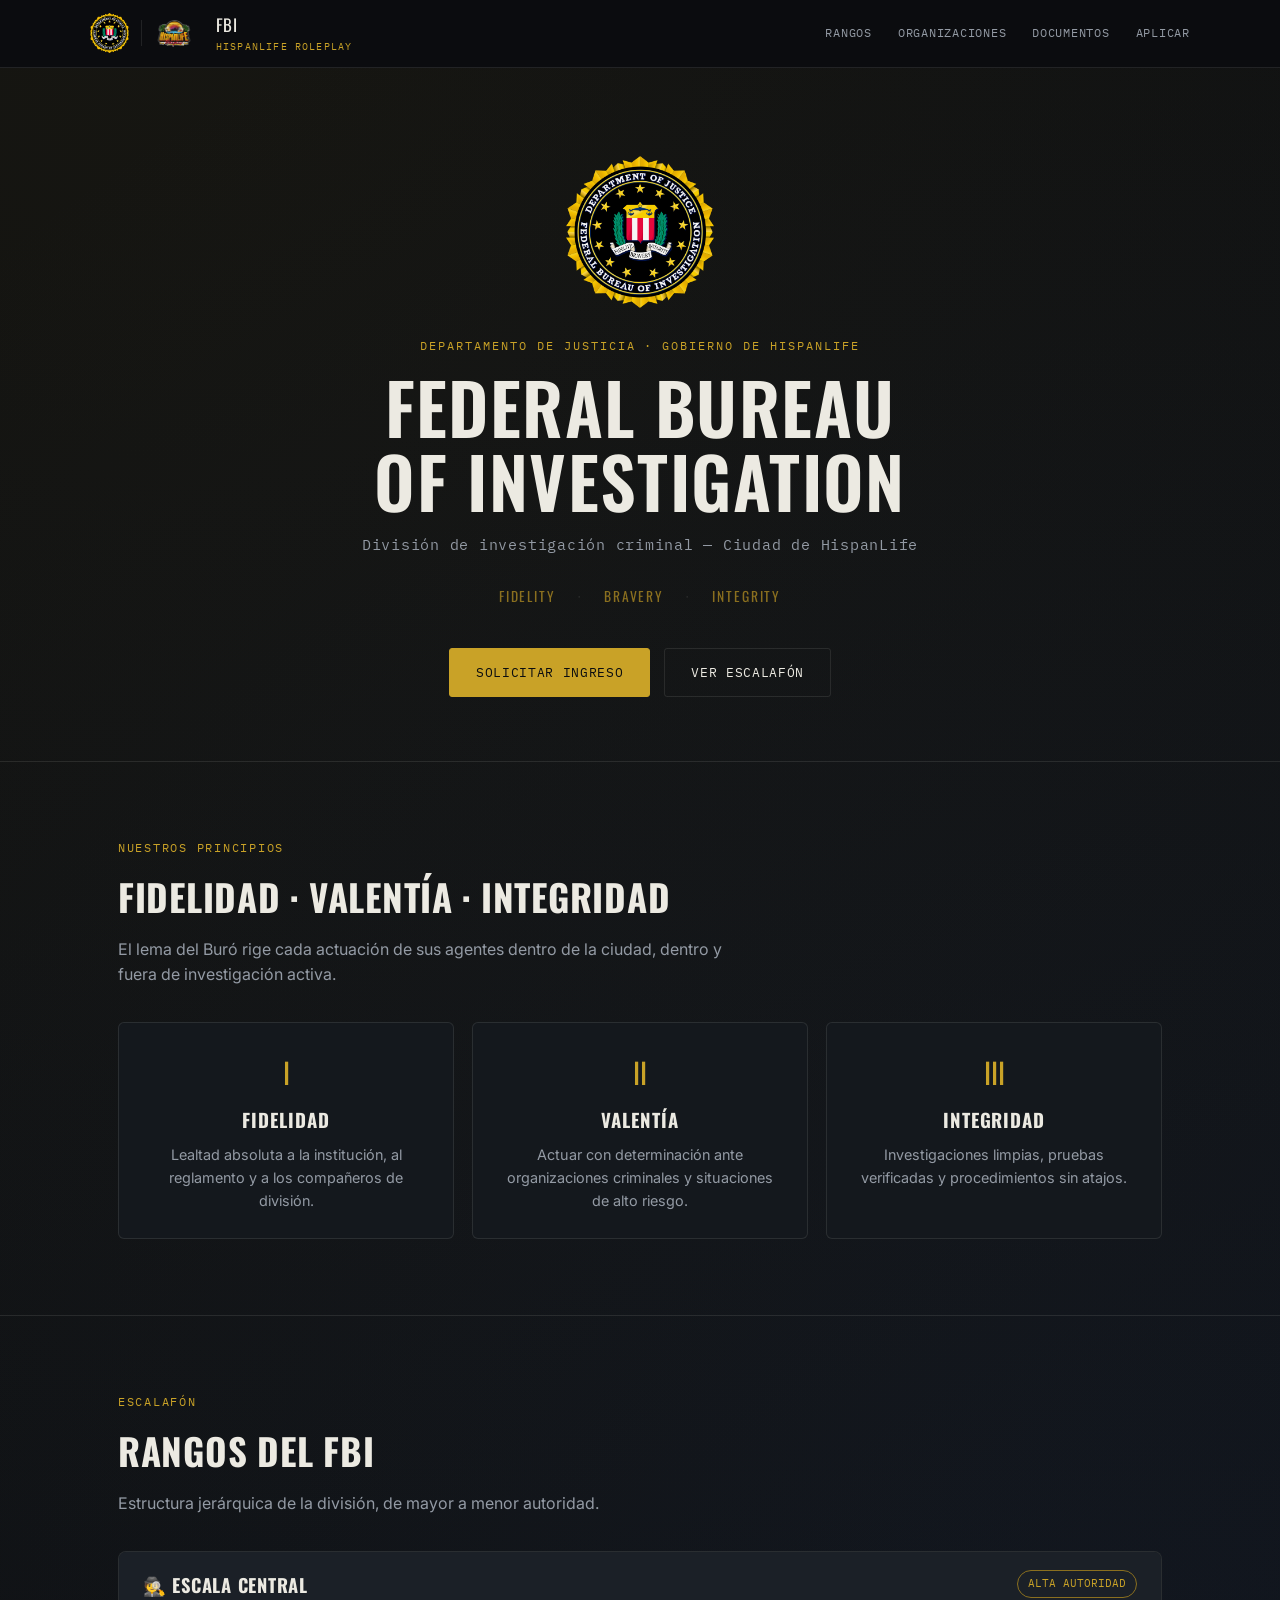
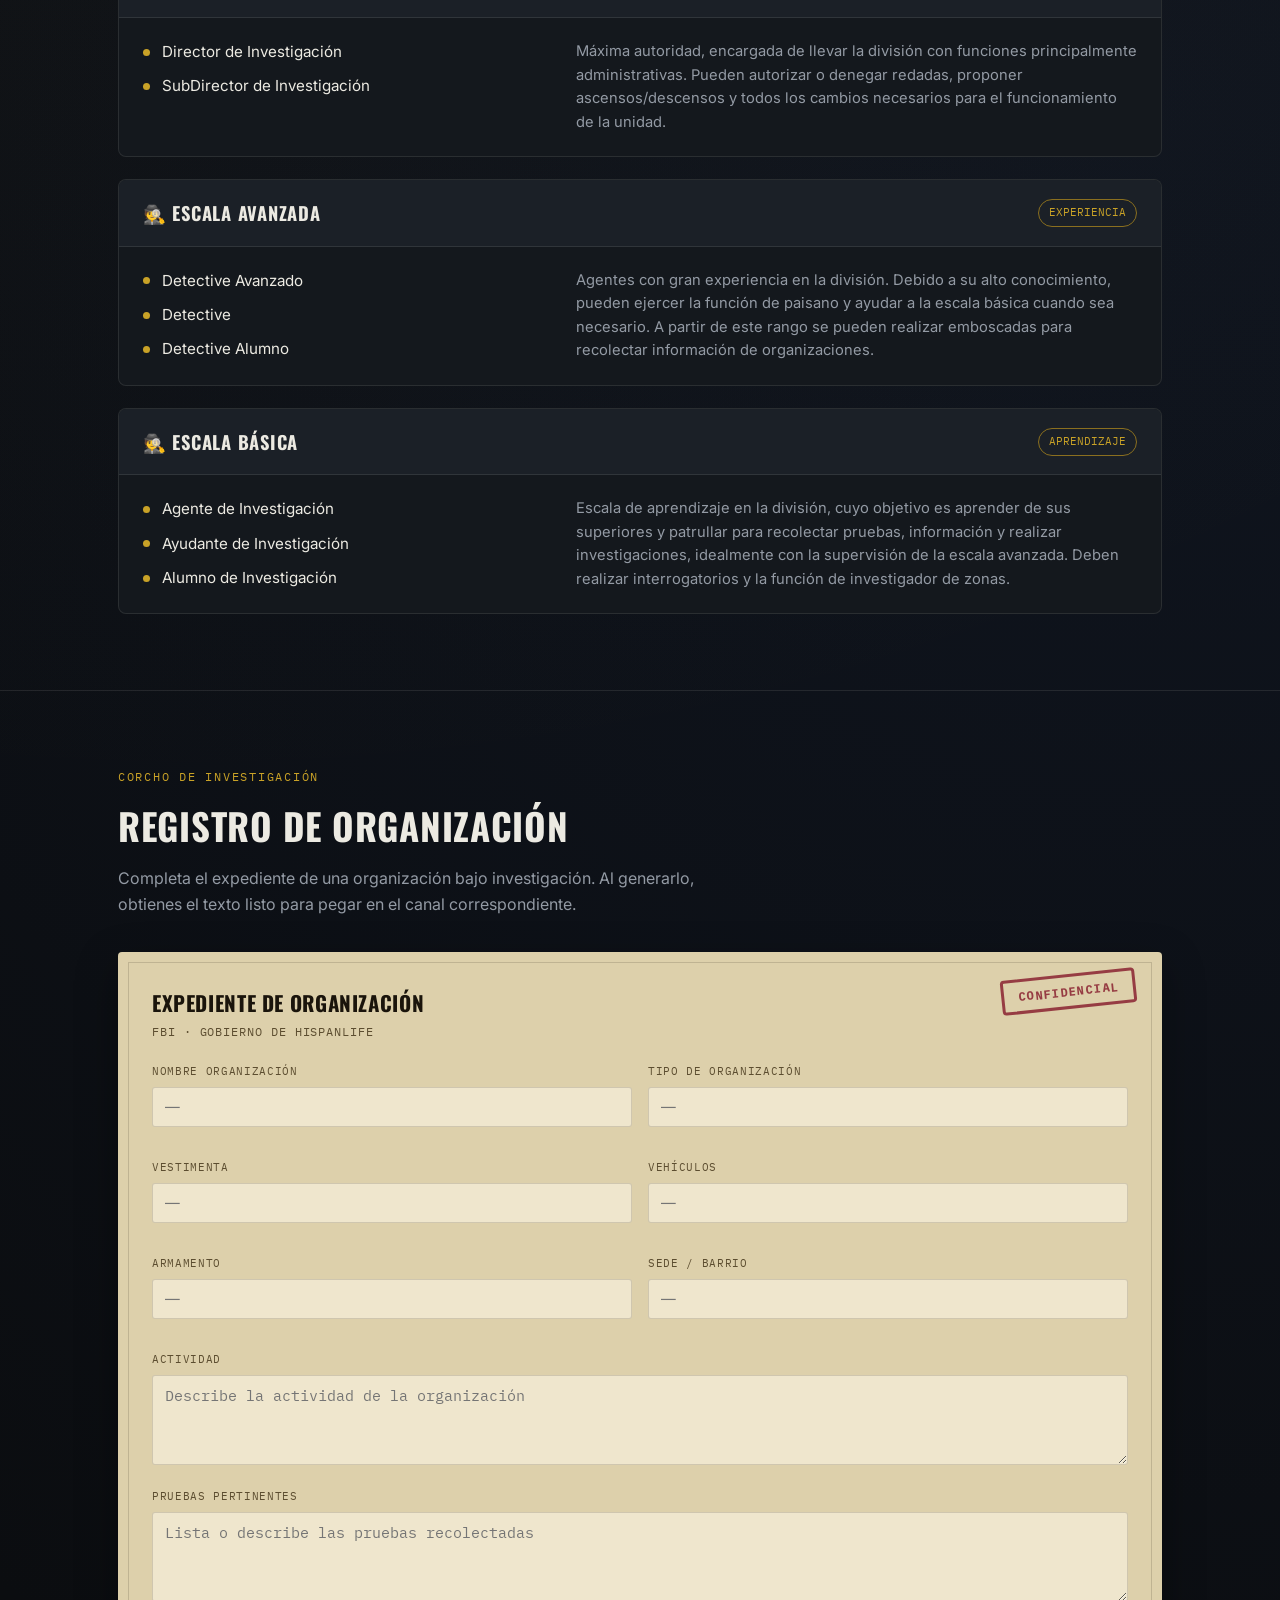
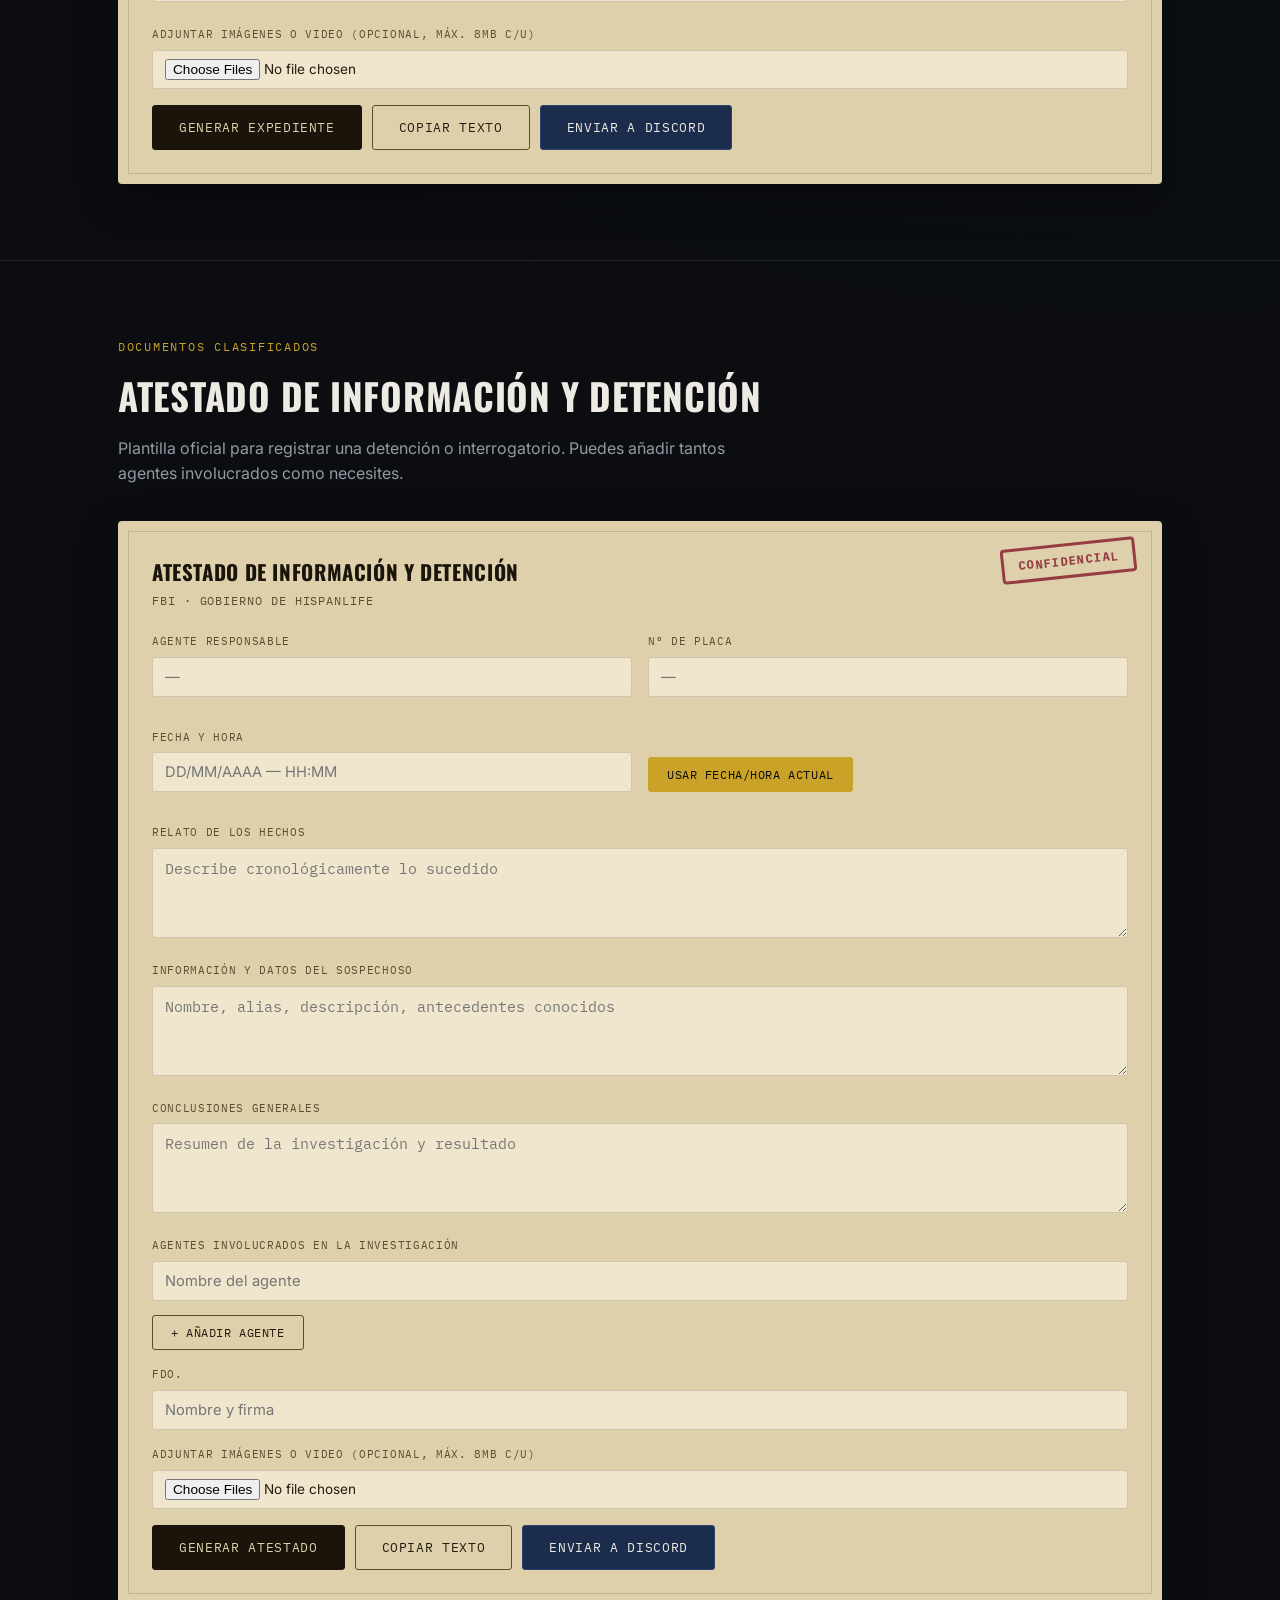
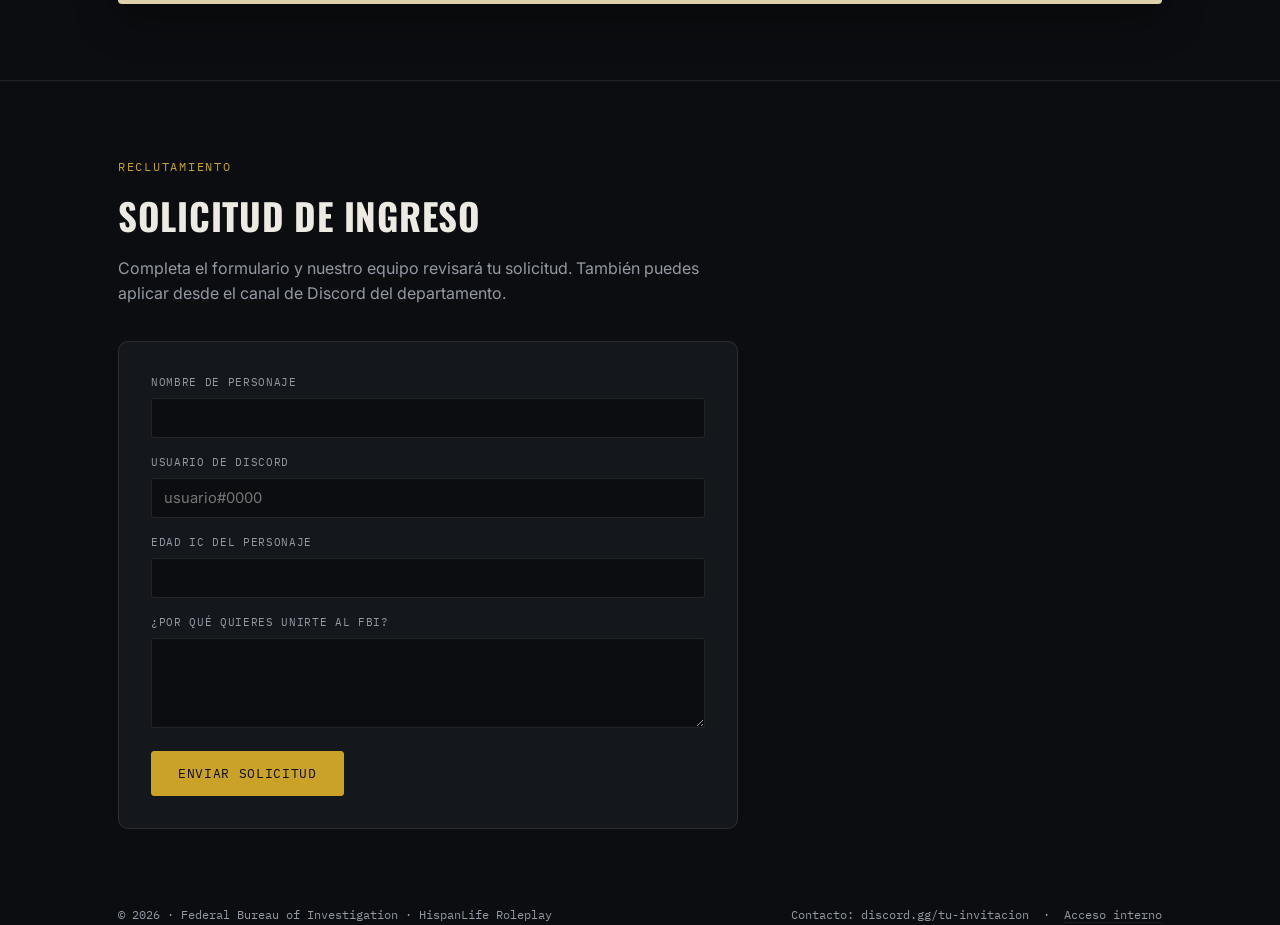
<file: index.html>
<!DOCTYPE html>
<html lang="es">
<head>
<meta charset="UTF-8">
<meta name="viewport" content="width=device-width, initial-scale=1.0">
<title>FBI — HispanLife Roleplay</title>
<link rel="icon" href="assets/fbi-seal.png">
<link rel="preconnect" href="https://fonts.googleapis.com">
<link href="https://fonts.googleapis.com/css2?family=Oswald:wght@500;600;700&family=Inter:wght@400;500;600&family=IBM+Plex+Mono:wght@400;500;600&display=swap" rel="stylesheet">
<link rel="stylesheet" href="style.css">
</head>
<body>

<nav class="tabnav">
  <div class="wrap inner">
    <div class="logos">
      <img src="assets/fbi-seal.png" alt="Sello del FBI">
      <div class="divider"></div>
      <img src="assets/hispanlife-logo.png" alt="HispanLife Roleplay">
    </div>
    <span class="brand-text">FBI<small>HispanLife Roleplay</small></span>
    <div class="navlinks">
      <a href="#rangos">Rangos</a>
      <a href="#organizaciones">Organizaciones</a>
      <a href="#documentos">Documentos</a>
      <a href="#aplicar">Aplicar</a>
    </div>
  </div>
</nav>

<header class="hero">
  <div class="wrap">
    <img class="seal" src="assets/fbi-seal.png" alt="Sello del Federal Bureau of Investigation">
    <div class="case-no">Departamento de Justicia · Gobierno de HispanLife</div>
    <h1>Federal Bureau<br>of Investigation</h1>
    <p class="sub">División de investigación criminal — Ciudad de HispanLife</p>
    <div class="motto-ribbon">
      <span>Fidelity</span><span>Bravery</span><span>Integrity</span>
    </div>
    <div class="cta-row">
      <a class="btn" href="#aplicar">Solicitar ingreso</a>
      <a class="btn ghost" href="#rangos">Ver escalafón</a>
    </div>
  </div>
</header>

<section>
  <div class="wrap">
    <div class="eyebrow">Nuestros principios</div>
    <h2>Fidelidad · Valentía · Integridad</h2>
    <p class="section-intro">El lema del Buró rige cada actuación de sus agentes dentro de la ciudad, dentro y fuera de investigación activa.</p>
    <div class="pillars">
      <div class="pillar"><div class="glyph">I</div><h3>Fidelidad</h3><p>Lealtad absoluta a la institución, al reglamento y a los compañeros de división.</p></div>
      <div class="pillar"><div class="glyph">II</div><h3>Valentía</h3><p>Actuar con determinación ante organizaciones criminales y situaciones de alto riesgo.</p></div>
      <div class="pillar"><div class="glyph">III</div><h3>Integridad</h3><p>Investigaciones limpias, pruebas verificadas y procedimientos sin atajos.</p></div>
    </div>
  </div>
</section>

<section id="rangos">
  <div class="wrap">
    <div class="eyebrow">Escalafón</div>
    <h2>Rangos del FBI</h2>
    <p class="section-intro">Estructura jerárquica de la división, de mayor a menor autoridad.</p>

    <div class="escala-grid">

      <div class="escala">
        <div class="escala-head">
          <h3>🕵️ Escala Central</h3>
          <span class="badge-tag">Alta autoridad</span>
        </div>
        <div class="escala-body">
          <div class="rank-list">
            <div class="rank-item"><span class="dot"></span>Director de Investigación</div>
            <div class="rank-item"><span class="dot"></span>SubDirector de Investigación</div>
          </div>
          <div class="escala-desc">
            Máxima autoridad, encargada de llevar la división con funciones principalmente administrativas.
            Pueden autorizar o denegar redadas, proponer ascensos/descensos y todos los cambios necesarios
            para el funcionamiento de la unidad.
          </div>
        </div>
      </div>

      <div class="escala">
        <div class="escala-head">
          <h3>🕵️ Escala Avanzada</h3>
          <span class="badge-tag">Experiencia</span>
        </div>
        <div class="escala-body">
          <div class="rank-list">
            <div class="rank-item"><span class="dot"></span>Detective Avanzado</div>
            <div class="rank-item"><span class="dot"></span>Detective</div>
            <div class="rank-item"><span class="dot"></span>Detective Alumno</div>
          </div>
          <div class="escala-desc">
            Agentes con gran experiencia en la división. Debido a su alto conocimiento, pueden ejercer la
            función de paisano y ayudar a la escala básica cuando sea necesario. A partir de este rango se
            pueden realizar emboscadas para recolectar información de organizaciones.
          </div>
        </div>
      </div>

      <div class="escala">
        <div class="escala-head">
          <h3>🕵️ Escala Básica</h3>
          <span class="badge-tag">Aprendizaje</span>
        </div>
        <div class="escala-body">
          <div class="rank-list">
            <div class="rank-item"><span class="dot"></span>Agente de Investigación</div>
            <div class="rank-item"><span class="dot"></span>Ayudante de Investigación</div>
            <div class="rank-item"><span class="dot"></span>Alumno de Investigación</div>
          </div>
          <div class="escala-desc">
            Escala de aprendizaje en la división, cuyo objetivo es aprender de sus superiores y patrullar
            para recolectar pruebas, información y realizar investigaciones, idealmente con la supervisión
            de la escala avanzada. Deben realizar interrogatorios y la función de investigador de zonas.
          </div>
        </div>
      </div>

    </div>
  </div>
</section>

<section id="organizaciones">
  <div class="wrap">
    <div class="eyebrow">Corcho de investigación</div>
    <h2>Registro de organización</h2>
    <p class="section-intro">Completa el expediente de una organización bajo investigación. Al generarlo, obtienes el texto listo para pegar en el canal correspondiente.</p>

    <div class="doc-panel" id="org-doc">
      <span class="stamp">Confidencial</span>
      <h3>Expediente de organización</h3>
      <div class="doc-sub">FBI · Gobierno de HispanLife</div>

      <div class="field-row">
        <div class="field"><label for="org-nombre">Nombre organización</label><input id="org-nombre" placeholder="—"></div>
        <div class="field"><label for="org-tipo">Tipo de organización</label><input id="org-tipo" placeholder="—"></div>
      </div>
      <div class="field-row">
        <div class="field"><label for="org-vestimenta">Vestimenta</label><input id="org-vestimenta" placeholder="—"></div>
        <div class="field"><label for="org-vehiculos">Vehículos</label><input id="org-vehiculos" placeholder="—"></div>
      </div>
      <div class="field-row">
        <div class="field"><label for="org-armamento">Armamento</label><input id="org-armamento" placeholder="—"></div>
        <div class="field"><label for="org-sede">Sede / Barrio</label><input id="org-sede" placeholder="—"></div>
      </div>
      <div class="field"><label for="org-actividad">Actividad</label><textarea id="org-actividad" placeholder="Describe la actividad de la organización"></textarea></div>
      <div class="field"><label for="org-pruebas">Pruebas pertinentes</label><textarea id="org-pruebas" placeholder="Lista o describe las pruebas recolectadas"></textarea></div>
      <div class="field">
        <label for="org-files">Adjuntar imágenes o video (opcional, máx. 8MB c/u)</label>
        <input type="file" id="org-files" accept="image/*,video/*" multiple>
      </div>

      <div class="doc-actions">
        <button class="btn dark" onclick="generarOrg()">Generar expediente</button>
        <button class="btn ghost" style="border-color:#5c4d30; color:#241c10;" onclick="copiarTexto('org-preview')">Copiar texto</button>
        <button class="btn navy" onclick="enviarOrgADiscord(this)">Enviar a Discord</button>
        <span class="copied-msg" id="org-copied">Copiado ✓</span>
      </div>
      <div class="preview-box" id="org-preview"></div>
      <div class="send-status" id="org-status"></div>
    </div>
  </div>
</section>

<section id="documentos">
  <div class="wrap">
    <div class="eyebrow">Documentos clasificados</div>
    <h2>Atestado de información y detención</h2>
    <p class="section-intro">Plantilla oficial para registrar una detención o interrogatorio. Puedes añadir tantos agentes involucrados como necesites.</p>

    <div class="doc-panel" id="atestado-doc">
      <span class="stamp">Confidencial</span>
      <h3>Atestado de información y detención</h3>
      <div class="doc-sub">FBI · Gobierno de HispanLife</div>

      <div class="field-row">
        <div class="field"><label for="at-agente">Agente responsable</label><input id="at-agente" placeholder="—"></div>
        <div class="field"><label for="at-placa">Nº de placa</label><input id="at-placa" placeholder="—"></div>
      </div>
      <div class="field-row">
        <div class="field"><label for="at-fecha">Fecha y hora</label><input id="at-fecha" type="text" placeholder="DD/MM/AAAA — HH:MM"></div>
        <div class="field" style="display:flex; align-items:flex-end;">
          <button class="btn dark small" type="button" onclick="autoFecha()">Usar fecha/hora actual</button>
        </div>
      </div>

      <div class="field"><label for="at-relato">Relato de los hechos</label><textarea id="at-relato" placeholder="Describe cronológicamente lo sucedido"></textarea></div>
      <div class="field"><label for="at-sospechoso">Información y datos del sospechoso</label><textarea id="at-sospechoso" placeholder="Nombre, alias, descripción, antecedentes conocidos"></textarea></div>
      <div class="field"><label for="at-conclusiones">Conclusiones generales</label><textarea id="at-conclusiones" placeholder="Resumen de la investigación y resultado"></textarea></div>

      <div class="field">
        <label>Agentes involucrados en la investigación</label>
        <div class="agentes-list" id="agentes-list">
          <input placeholder="Nombre del agente">
        </div>
        <button class="btn ghost small" style="border-color:#5c4d30; color:#241c10;" type="button" onclick="agregarAgente()">+ Añadir agente</button>
      </div>

      <div class="field"><label for="at-fdo">Fdo.</label><input id="at-fdo" placeholder="Nombre y firma"></div>
      <div class="field">
        <label for="at-files">Adjuntar imágenes o video (opcional, máx. 8MB c/u)</label>
        <input type="file" id="at-files" accept="image/*,video/*" multiple>
      </div>

      <div class="doc-actions">
        <button class="btn dark" onclick="generarAtestado()">Generar atestado</button>
        <button class="btn ghost" style="border-color:#5c4d30; color:#241c10;" onclick="copiarTexto('at-preview')">Copiar texto</button>
        <button class="btn navy" onclick="enviarAtestadoADiscord(this)">Enviar a Discord</button>
        <span class="copied-msg" id="at-copied">Copiado ✓</span>
      </div>
      <div class="preview-box" id="at-preview"></div>
      <div class="send-status" id="at-status"></div>
    </div>
  </div>
</section>

<section id="aplicar">
  <div class="wrap">
    <div class="eyebrow">Reclutamiento</div>
    <h2>Solicitud de ingreso</h2>
    <p class="section-intro">Completa el formulario y nuestro equipo revisará tu solicitud. También puedes aplicar desde el canal de Discord del departamento.</p>
    <form class="form-panel" id="form-ingreso" onsubmit="enviarSolicitudIngreso(event)">
      <div class="field">
        <label for="nombre">Nombre de personaje</label>
        <input type="text" id="nombre" name="nombre" required>
      </div>
      <div class="field">
        <label for="discord">Usuario de Discord</label>
        <input type="text" id="discord" name="discord" placeholder="usuario#0000" required>
      </div>
      <div class="field">
        <label for="edad_ic">Edad IC del personaje</label>
        <input type="number" id="edad_ic" name="edad_ic" min="18" required>
      </div>
      <div class="field">
        <label for="motivacion">¿Por qué quieres unirte al FBI?</label>
        <textarea id="motivacion" name="motivacion" required></textarea>
      </div>
      <button type="submit" class="btn">Enviar solicitud</button>
      <div class="send-status" id="ingreso-status"></div>
    </form>
  </div>
</section>

<footer class="wrap">
  <span>© 2026 · Federal Bureau of Investigation · HispanLife Roleplay</span>
  <span>Contacto: discord.gg/tu-invitacion &nbsp;·&nbsp; <a class="restricted" href="jefatura.html">Acceso interno</a></span>
</footer>

<script src="script.js"></script>
</body>
</html>
</file>
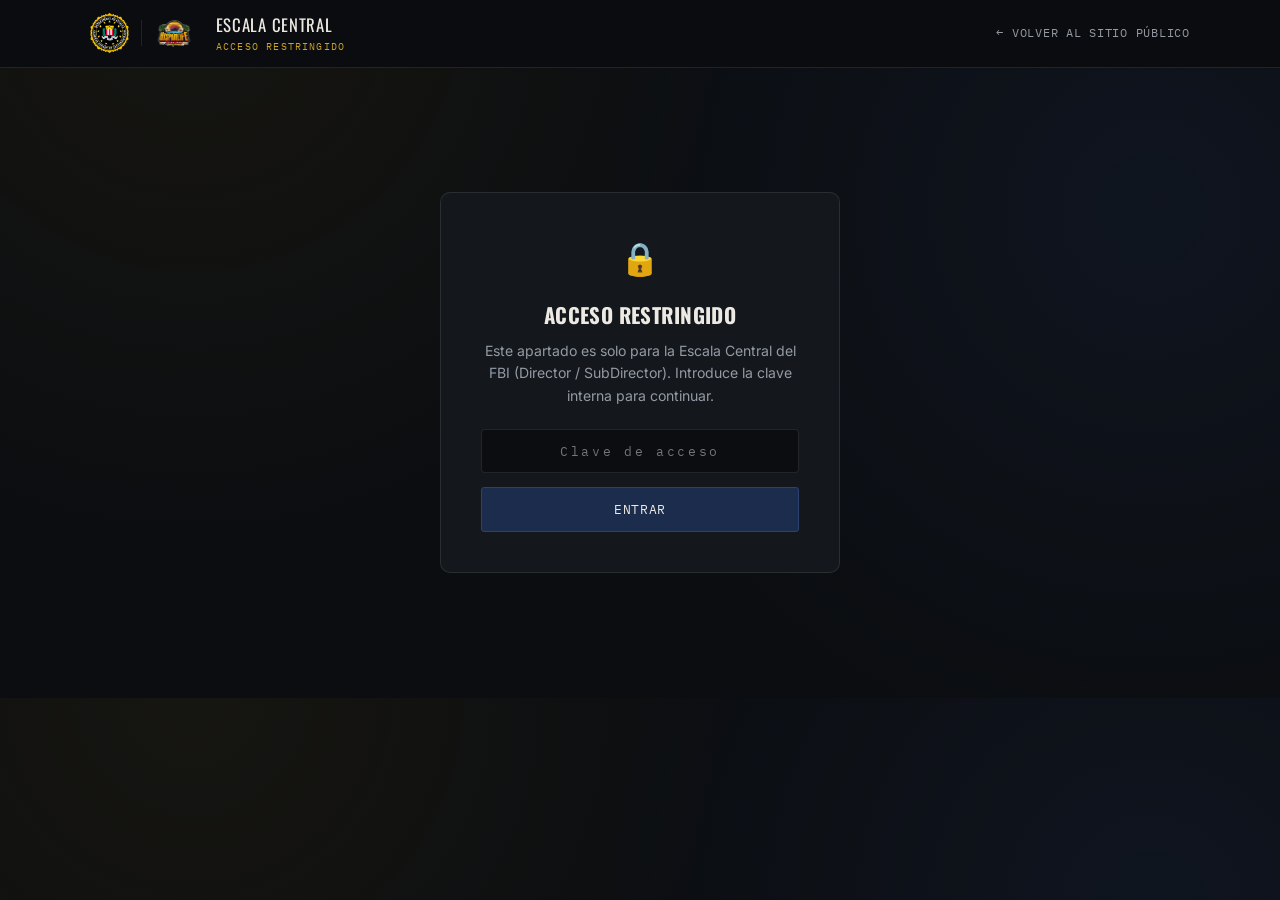
<file: jefatura.html>
<!DOCTYPE html>
<html lang="es">
<head>
<meta charset="UTF-8">
<meta name="viewport" content="width=device-width, initial-scale=1.0">
<title>Acceso interno — Escala Central FBI</title>
<link rel="icon" href="assets/fbi-seal.png">
<link rel="preconnect" href="https://fonts.googleapis.com">
<link href="https://fonts.googleapis.com/css2?family=Oswald:wght@500;600;700&family=Inter:wght@400;500;600&family=IBM+Plex+Mono:wght@400;500;600&display=swap" rel="stylesheet">
<link rel="stylesheet" href="style.css">
</head>
<body>

<nav class="tabnav">
  <div class="wrap inner">
    <div class="logos">
      <img src="assets/fbi-seal.png" alt="Sello del FBI">
      <div class="divider"></div>
      <img src="assets/hispanlife-logo.png" alt="HispanLife Roleplay">
    </div>
    <span class="brand-text">Escala Central<small>Acceso restringido</small></span>
    <div class="navlinks">
      <a href="index.html">← Volver al sitio público</a>
    </div>
  </div>
</nav>

<div class="gate" id="gate">
  <div class="gate-box">
    <div class="lock">🔒</div>
    <h2>Acceso restringido</h2>
    <p>Este apartado es solo para la Escala Central del FBI (Director / SubDirector). Introduce la clave interna para continuar.</p>
    <input type="password" id="clave" placeholder="Clave de acceso" autocomplete="off">
    <button class="btn navy" style="width:100%" onclick="verificarClave()">Entrar</button>
    <div class="gate-error" id="gate-error">Clave incorrecta. Inténtalo de nuevo.</div>
  </div>
</div>

<div id="jefatura-content">

<header class="hero">
  <div class="wrap">
    <div class="case-no">Solo Escala Central · Director / SubDirector</div>
    <h1>Panel de Mando</h1>
    <p class="sub">Coordinación interna de la división · No compartir fuera de la Escala Central</p>
  </div>
</header>

<section>
  <div class="wrap">
    <div class="eyebrow">Comunicados internos</div>
    <h2>Tablón de Escala Central</h2>
    <p class="section-intro">Espacio para decisiones y avisos que solo debe conocer la dirección de la división.</p>
    <div class="grid">
      <div class="card">
        <span class="num">NOTA 003</span>
        <h3>Reemplaza este texto</h3>
        <p>Edita este bloque con el comunicado interno real (ej. cambios de reglamento, redadas autorizadas, etc.).</p>
      </div>
      <div class="card">
        <span class="num">NOTA 002</span>
        <h3>Reemplaza este texto</h3>
        <p>Espacio reservado para el segundo comunicado interno.</p>
      </div>
      <div class="card">
        <span class="num">NOTA 001</span>
        <h3>Reemplaza este texto</h3>
        <p>Espacio reservado para el primer comunicado interno de la temporada.</p>
      </div>
    </div>
  </div>
</section>

<section>
  <div class="wrap">
    <div class="eyebrow">Estructura</div>
    <h2>Escala Central activa</h2>
    <div class="org-list">
      <div class="org-item"><span class="lvl">DIR.</span><span>Director de Investigación — [nombre]</span></div>
      <div class="org-item"><span class="lvl">SUBDIR.</span><span>SubDirector de Investigación — [nombre]</span></div>
    </div>
  </div>
</section>

<section>
  <div class="wrap">
    <div class="eyebrow">Gestión</div>
    <h2>Propuesta de ascenso / descenso</h2>
    <p class="section-intro">Formulario interno para proponer cambios de rango dentro de la división.</p>
    <form class="form-panel" id="form-propuesta" onsubmit="enviarPropuesta(event)">
      <div class="field">
        <label for="agente-prop">Agente</label>
        <input type="text" id="agente-prop" name="agente" required>
      </div>
      <div class="field">
        <label for="tipo-prop">Tipo de propuesta</label>
        <select id="tipo-prop" name="tipo">
          <option>Ascenso</option>
          <option>Descenso</option>
          <option>Autorización de redada</option>
          <option>Otro</option>
        </select>
      </div>
      <div class="field">
        <label for="motivo-prop">Motivo</label>
        <textarea id="motivo-prop" name="motivo" required></textarea>
      </div>
      <button type="submit" class="btn navy">Enviar propuesta</button>
      <div class="send-status" id="propuesta-status"></div>
    </form>
  </div>
</section>

<footer class="wrap">
  <span>© 2026 · Escala Central FBI · HispanLife Roleplay</span>
  <span><a class="restricted" href="index.html">Volver al sitio público</a></span>
</footer>

</div>

<script src="script.js"></script>
<script>
  // Aviso: esto es solo una barrera cosmética en el navegador (no es seguridad real).
  // Cualquiera con conocimientos básicos puede ver este código y la clave.
  // No publiques aquí información realmente sensible.
  const CLAVE_CORRECTA = "central2026"; // cámbiala por la que quieras usar

  if (sessionStorage.getItem("jefatura_ok") === "1") {
    mostrarContenido();
  }

  function verificarClave() {
    const intento = document.getElementById("clave").value;
    if (intento === CLAVE_CORRECTA) {
      sessionStorage.setItem("jefatura_ok", "1");
      mostrarContenido();
    } else {
      document.getElementById("gate-error").classList.add("show");
    }
  }

  function mostrarContenido() {
    document.getElementById("gate").style.display = "none";
    document.getElementById("jefatura-content").classList.add("show");
  }

  document.getElementById("clave").addEventListener("keydown", (e) => {
    if (e.key === "Enter") verificarClave();
  });
</script>
</body>
</html>
</file>
<file: style.css>
/* ============================================
   SISTEMA DE DISEÑO — EXPEDIENTE DE INVESTIGACIÓN
   FBI · HispanLife Roleplay
   ============================================ */
:root {
  --bg-deep: #0b0d10;
  --panel: #14181d;
  --panel-raised: #1b2027;
  --gold: #c9a227;
  --gold-dim: #8a6f1f;
  --navy: #1c2c4d;
  --navy-lt: #2b4270;
  --crimson: #8a2331;
  --paper: #ddd0ab;
  --paper-line: rgba(20,15,5,0.15);
  --ink: #eceae2;
  --ink-dim: #939aa4;
  --line: rgba(236, 234, 226, 0.10);
  --cork: #4a3423;
  --thread: #a3272c;

  --font-display: "Oswald", "Arial Narrow", sans-serif;
  --font-body: "Inter", -apple-system, sans-serif;
  --font-mono: "IBM Plex Mono", "Courier New", monospace;
}

* { margin: 0; padding: 0; box-sizing: border-box; }
html { scroll-behavior: smooth; }

body {
  background: var(--bg-deep);
  color: var(--ink);
  font-family: var(--font-body);
  line-height: 1.6;
  background-image:
    radial-gradient(circle at 15% 0%, rgba(201,162,39,0.06), transparent 42%),
    radial-gradient(circle at 90% 30%, rgba(28,44,77,0.25), transparent 45%);
}

a { color: inherit; text-decoration: none; }
img { max-width: 100%; display: block; }
.wrap { max-width: 1100px; margin: 0 auto; padding: 0 28px; }

/* ---------- Nav ---------- */
.tabnav {
  position: sticky; top: 0; z-index: 50;
  background: rgba(11,13,16,0.92);
  backdrop-filter: blur(6px);
  border-bottom: 1px solid var(--line);
}
.tabnav .inner {
  display: flex; align-items: center; gap: 22px;
  padding: 12px 0;
}
.tabnav .logos { display: flex; align-items: center; gap: 12px; }
.tabnav .logos img { height: 40px; width: auto; }
.tabnav .divider { width: 1px; height: 26px; background: var(--line); }
.tabnav .brand-text {
  font-family: var(--font-display);
  letter-spacing: 0.04em;
  font-size: 1.05rem;
  text-transform: uppercase;
  color: var(--ink);
}
.tabnav .brand-text small {
  display: block;
  font-family: var(--font-mono);
  font-size: 0.62rem;
  color: var(--gold);
  letter-spacing: 0.12em;
  text-transform: uppercase;
}
.navlinks { margin-left: auto; display: flex; gap: 26px; }
.navlinks a {
  font-family: var(--font-mono);
  font-size: 0.78rem;
  letter-spacing: 0.06em;
  text-transform: uppercase;
  color: var(--ink-dim);
  transition: color .15s;
}
.navlinks a:hover { color: var(--gold); }

/* ---------- Hero ---------- */
.hero {
  padding: 88px 0 64px;
  border-bottom: 1px solid var(--line);
  text-align: center;
}
.hero .seal { width: 148px; margin: 0 auto 28px; opacity: 0.96; }
.case-no {
  font-family: var(--font-mono);
  font-size: 0.78rem;
  letter-spacing: 0.16em;
  color: var(--gold);
  text-transform: uppercase;
  margin-bottom: 14px;
}
.hero h1 {
  font-family: var(--font-display);
  font-weight: 600;
  font-size: clamp(2.4rem, 6vw, 4.4rem);
  letter-spacing: 0.02em;
  text-transform: uppercase;
  line-height: 1.05;
}
.hero .sub {
  font-family: var(--font-mono);
  color: var(--ink-dim);
  font-size: 0.95rem;
  letter-spacing: 0.05em;
  margin-top: 14px;
}
.motto-ribbon {
  margin: 30px auto 0;
  display: inline-flex;
  gap: 22px;
  font-family: var(--font-display);
  letter-spacing: 0.14em;
  text-transform: uppercase;
  font-size: 0.85rem;
  color: var(--gold-dim);
}
.motto-ribbon span:not(:last-child)::after { content: "·"; margin-left: 22px; color: var(--line); }
.hero .cta-row {
  margin-top: 38px;
  display: flex; gap: 14px; justify-content: center; flex-wrap: wrap;
}

.btn {
  font-family: var(--font-mono);
  font-size: 0.82rem;
  letter-spacing: 0.05em;
  text-transform: uppercase;
  padding: 13px 26px;
  border-radius: 3px;
  border: 1px solid var(--gold);
  color: var(--bg-deep);
  background: var(--gold);
  transition: transform .15s ease, box-shadow .15s ease;
  display: inline-block;
  cursor: pointer;
}
.btn:hover { transform: translateY(-2px); box-shadow: 0 6px 18px rgba(201,162,39,0.22); }
.btn.ghost { background: transparent; color: var(--ink); border-color: var(--line); }
.btn.navy { background: var(--navy); border-color: var(--navy-lt); color: var(--ink); }
.btn.navy:hover { box-shadow: 0 6px 18px rgba(43,66,112,0.35); }
.btn.small { padding: 9px 18px; font-size: 0.72rem; }

/* ---------- Sections ---------- */
section { padding: 76px 0; border-bottom: 1px solid var(--line); }
section:last-of-type { border-bottom: none; }
.eyebrow {
  font-family: var(--font-mono); font-size: 0.78rem; letter-spacing: 0.14em;
  text-transform: uppercase; color: var(--gold); margin-bottom: 10px;
}
h2 {
  font-family: var(--font-display); text-transform: uppercase;
  letter-spacing: 0.02em; font-size: clamp(1.7rem, 3vw, 2.3rem); margin-bottom: 10px;
}
.section-intro { color: var(--ink-dim); max-width: 620px; margin-bottom: 34px; }

/* ---------- Motto pillars ---------- */
.pillars { display: grid; grid-template-columns: repeat(3,1fr); gap: 18px; }
.pillar {
  background: var(--panel); border: 1px solid var(--line); border-radius: 6px;
  padding: 26px; text-align: center;
}
.pillar .glyph {
  font-family: var(--font-display); font-size: 1.8rem; color: var(--gold);
  margin-bottom: 10px;
}
.pillar h3 { font-family: var(--font-display); text-transform: uppercase; letter-spacing: 0.05em; margin-bottom: 8px; }
.pillar p { color: var(--ink-dim); font-size: 0.9rem; }

/* ---------- Rank folders ---------- */
.escala-grid { display: flex; flex-direction: column; gap: 22px; }
.escala {
  background: var(--panel); border: 1px solid var(--line); border-radius: 8px;
  overflow: hidden;
}
.escala-head {
  display: flex; align-items: center; justify-content: space-between;
  padding: 18px 24px; background: var(--panel-raised); border-bottom: 1px solid var(--line);
}
.escala-head h3 {
  font-family: var(--font-display); text-transform: uppercase; letter-spacing: 0.04em; font-size: 1.15rem;
}
.escala-head .badge-tag {
  font-family: var(--font-mono); font-size: 0.7rem; color: var(--gold);
  border: 1px solid var(--gold-dim); padding: 4px 10px; border-radius: 20px; text-transform: uppercase;
}
.escala-body { padding: 22px 24px; display: flex; gap: 32px; flex-wrap: wrap; }
.rank-list { flex: 1; min-width: 220px; display: flex; flex-direction: column; gap: 10px; }
.rank-item {
  display: flex; align-items: center; gap: 12px;
  font-family: var(--font-body); font-size: 0.95rem;
}
.rank-item .dot { width: 7px; height: 7px; border-radius: 50%; background: var(--gold); flex-shrink: 0; }
.escala-desc { flex: 1.4; min-width: 260px; color: var(--ink-dim); font-size: 0.92rem; }

/* ---------- Corkboard (organizaciones) ---------- */
.corkboard {
  background:
    radial-gradient(circle at 20% 20%, rgba(0,0,0,0.15), transparent 30%),
    radial-gradient(circle at 80% 70%, rgba(0,0,0,0.15), transparent 30%),
    var(--cork);
  border-radius: 10px;
  padding: 34px;
  position: relative;
  border: 1px solid rgba(0,0,0,0.3);
}
.pin {
  position: absolute; width: 10px; height: 10px; border-radius: 50%;
  background: var(--thread); box-shadow: 0 2px 3px rgba(0,0,0,0.5);
}

/* ---------- Document / form panels (paper look) ---------- */
.doc-panel {
  background: var(--paper);
  color: #241c10;
  border-radius: 4px;
  padding: 34px;
  position: relative;
  box-shadow: 0 14px 40px rgba(0,0,0,0.35);
}
.doc-panel::before {
  content: "";
  position: absolute; inset: 10px;
  border: 1px solid var(--paper-line);
  pointer-events: none;
}
.doc-panel .stamp {
  position: absolute; top: 22px; right: 26px;
  border: 3px solid var(--crimson); color: var(--crimson);
  font-family: var(--font-mono); font-weight: 700; letter-spacing: 0.12em;
  padding: 5px 14px; border-radius: 4px; transform: rotate(-6deg);
  text-transform: uppercase; font-size: 0.75rem; opacity: 0.85;
}
.doc-panel h3 {
  font-family: var(--font-display); text-transform: uppercase; letter-spacing: 0.03em;
  font-size: 1.3rem; margin-bottom: 4px; color: #1a140b;
}
.doc-panel .doc-sub {
  font-family: var(--font-mono); font-size: 0.72rem; color: #5c4d30;
  text-transform: uppercase; letter-spacing: 0.08em; margin-bottom: 22px;
}
.field-row { display: grid; grid-template-columns: 1fr 1fr; gap: 16px; margin-bottom: 16px; }
.field { margin-bottom: 16px; }
.field label {
  display: block; font-family: var(--font-mono); font-size: 0.7rem;
  letter-spacing: 0.06em; color: #5c4d30; text-transform: uppercase; margin-bottom: 6px;
}
.field input, .field select, .field textarea {
  width: 100%; background: #efe6cd; border: 1px solid var(--paper-line);
  border-radius: 3px; padding: 10px 12px; color: #241c10;
  font-family: var(--font-body); font-size: 0.92rem;
}
.field textarea { min-height: 90px; resize: vertical; font-family: var(--font-mono); }
.field input:focus, .field select:focus, .field textarea:focus {
  outline: 2px solid var(--navy); outline-offset: 1px;
}
.agentes-list { display: flex; flex-direction: column; gap: 8px; margin-bottom: 14px; }
.agentes-list input { margin-bottom: 0; }
.doc-actions { display: flex; gap: 10px; flex-wrap: wrap; margin-top: 8px; }
.doc-actions .btn.dark {
  background: #1a140b; color: var(--paper); border-color: #1a140b;
}
.doc-actions .btn.dark:hover { box-shadow: 0 6px 16px rgba(0,0,0,0.35); }

.preview-box {
  margin-top: 22px; background: #efe6cd; border: 1px dashed var(--paper-line);
  border-radius: 4px; padding: 20px; font-family: var(--font-mono);
  font-size: 0.82rem; white-space: pre-wrap; color: #241c10; display: none;
}
.preview-box.show { display: block; }
.copied-msg {
  font-family: var(--font-mono); font-size: 0.75rem; color: var(--navy);
  margin-left: 6px; opacity: 0; transition: opacity .2s;
}
.copied-msg.show { opacity: 1; }

.field input[type="file"] {
  padding: 8px 12px; font-family: var(--font-body); font-size: 0.85rem;
  background: #efe6cd; cursor: pointer;
}

.send-status {
  margin-top: 12px; font-family: var(--font-mono); font-size: 0.8rem;
  display: none;
}
.send-status.show { display: block; }
.send-status.error { color: var(--crimson); }
.send-status.success { color: #2a6b3f; }

/* ---------- Application form (dark) ---------- */
.form-panel {
  background: var(--panel); border: 1px solid var(--line); border-radius: 10px;
  padding: 32px; max-width: 620px;
}
.form-panel .field label { color: var(--ink-dim); }
.form-panel .field input, .form-panel .field select, .form-panel .field textarea {
  background: var(--bg-deep); border: 1px solid var(--line); color: var(--ink);
}
.form-panel .field input:focus, .form-panel .field textarea:focus { outline-color: var(--gold); }

/* ---------- Footer ---------- */
footer {
  padding: 40px 0 60px; color: var(--ink-dim); font-family: var(--font-mono);
  font-size: 0.78rem; display: flex; justify-content: space-between; flex-wrap: wrap; gap: 12px;
}
footer a.restricted { color: var(--ink-dim); border-bottom: 1px dotted var(--line); }
footer a.restricted:hover { color: var(--gold); }

/* ---------- Passcode gate (jefatura) ---------- */
.gate {
  min-height: 70vh; display: flex; align-items: center; justify-content: center;
  padding: 40px 20px;
}
.gate-box {
  background: var(--panel); border: 1px solid var(--line); border-radius: 10px;
  padding: 40px; max-width: 400px; width: 100%; text-align: center;
}
.gate-box .lock { font-size: 2rem; margin-bottom: 14px; }
.gate-box h2 { font-size: 1.3rem; margin-bottom: 8px; }
.gate-box p { color: var(--ink-dim); font-size: 0.88rem; margin-bottom: 22px; }
.gate-box input {
  width: 100%; background: var(--bg-deep); border: 1px solid var(--line);
  border-radius: 4px; padding: 12px 14px; color: var(--ink); text-align: center;
  font-family: var(--font-mono); letter-spacing: 0.2em; margin-bottom: 14px;
}
.gate-error { color: var(--crimson); font-size: 0.8rem; margin-top: 10px; display: none; }
.gate-error.show { display: block; }
#jefatura-content { display: none; }
#jefatura-content.show { display: block; }

.org-list { display: flex; flex-direction: column; gap: 12px; }
.org-item {
  display: flex; align-items: center; gap: 16px; padding: 16px 20px;
  background: var(--panel); border-left: 3px solid var(--navy-lt); border-radius: 4px;
}
.org-item .lvl { font-family: var(--font-mono); color: var(--navy-lt); font-size: 0.8rem; width: 70px; flex-shrink: 0; }

.grid { display: grid; grid-template-columns: repeat(auto-fit, minmax(240px, 1fr)); gap: 18px; }
.card {
  background: var(--panel); border: 1px solid var(--line); border-radius: 8px; padding: 26px;
}
.card .num { font-family: var(--font-mono); color: var(--gold); font-size: 0.8rem; margin-bottom: 10px; display: block; }
.card h3 { font-family: var(--font-display); text-transform: uppercase; font-size: 1.1rem; margin-bottom: 8px; letter-spacing: 0.02em; }
.card p { color: var(--ink-dim); font-size: 0.92rem; }

/* ---------- Reduced motion / mobile ---------- */
@media (prefers-reduced-motion: reduce) { html { scroll-behavior: auto; } }
@media (max-width: 720px) {
  .field-row { grid-template-columns: 1fr; }
  .pillars { grid-template-columns: 1fr; }
  .navlinks { display: none; }
  .escala-body { flex-direction: column; }
  section { padding: 54px 0; }
}
a:focus-visible, button:focus-visible { outline: 2px solid var(--gold); outline-offset: 2px; }
</file>
